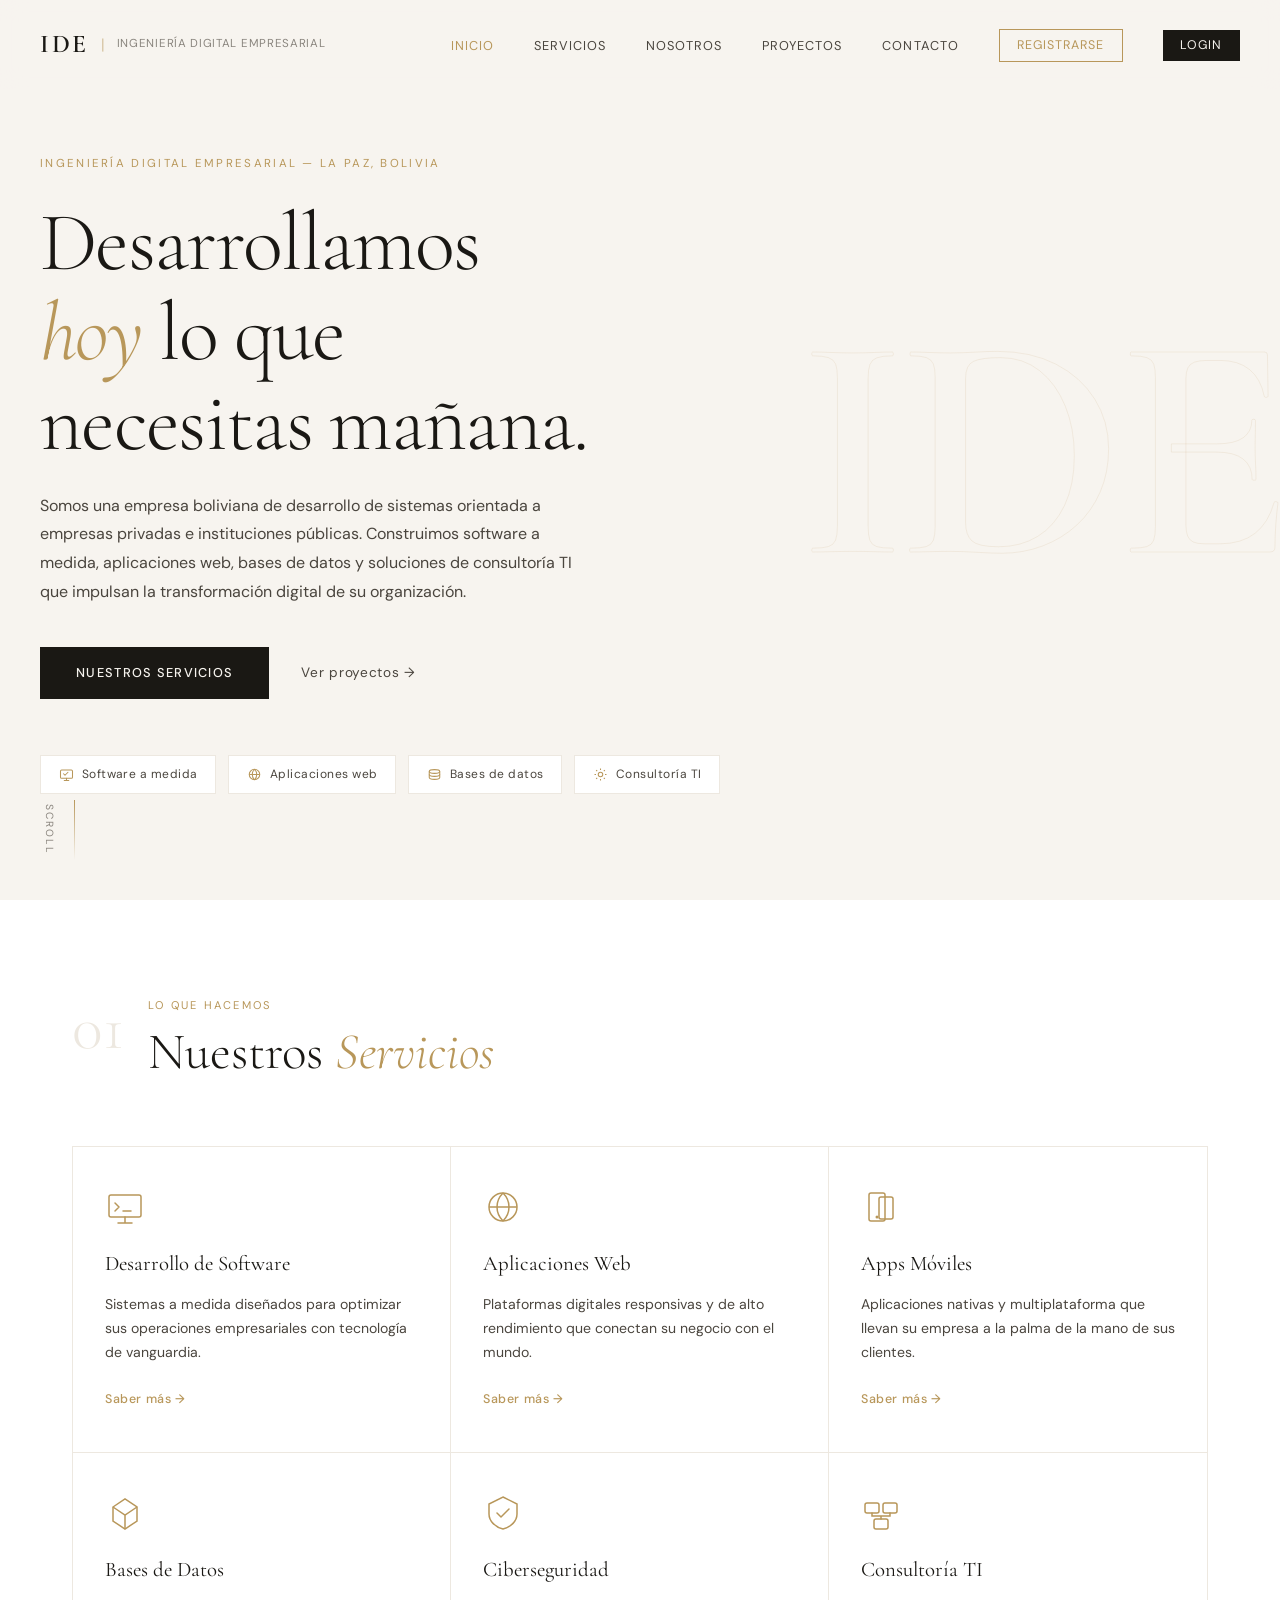
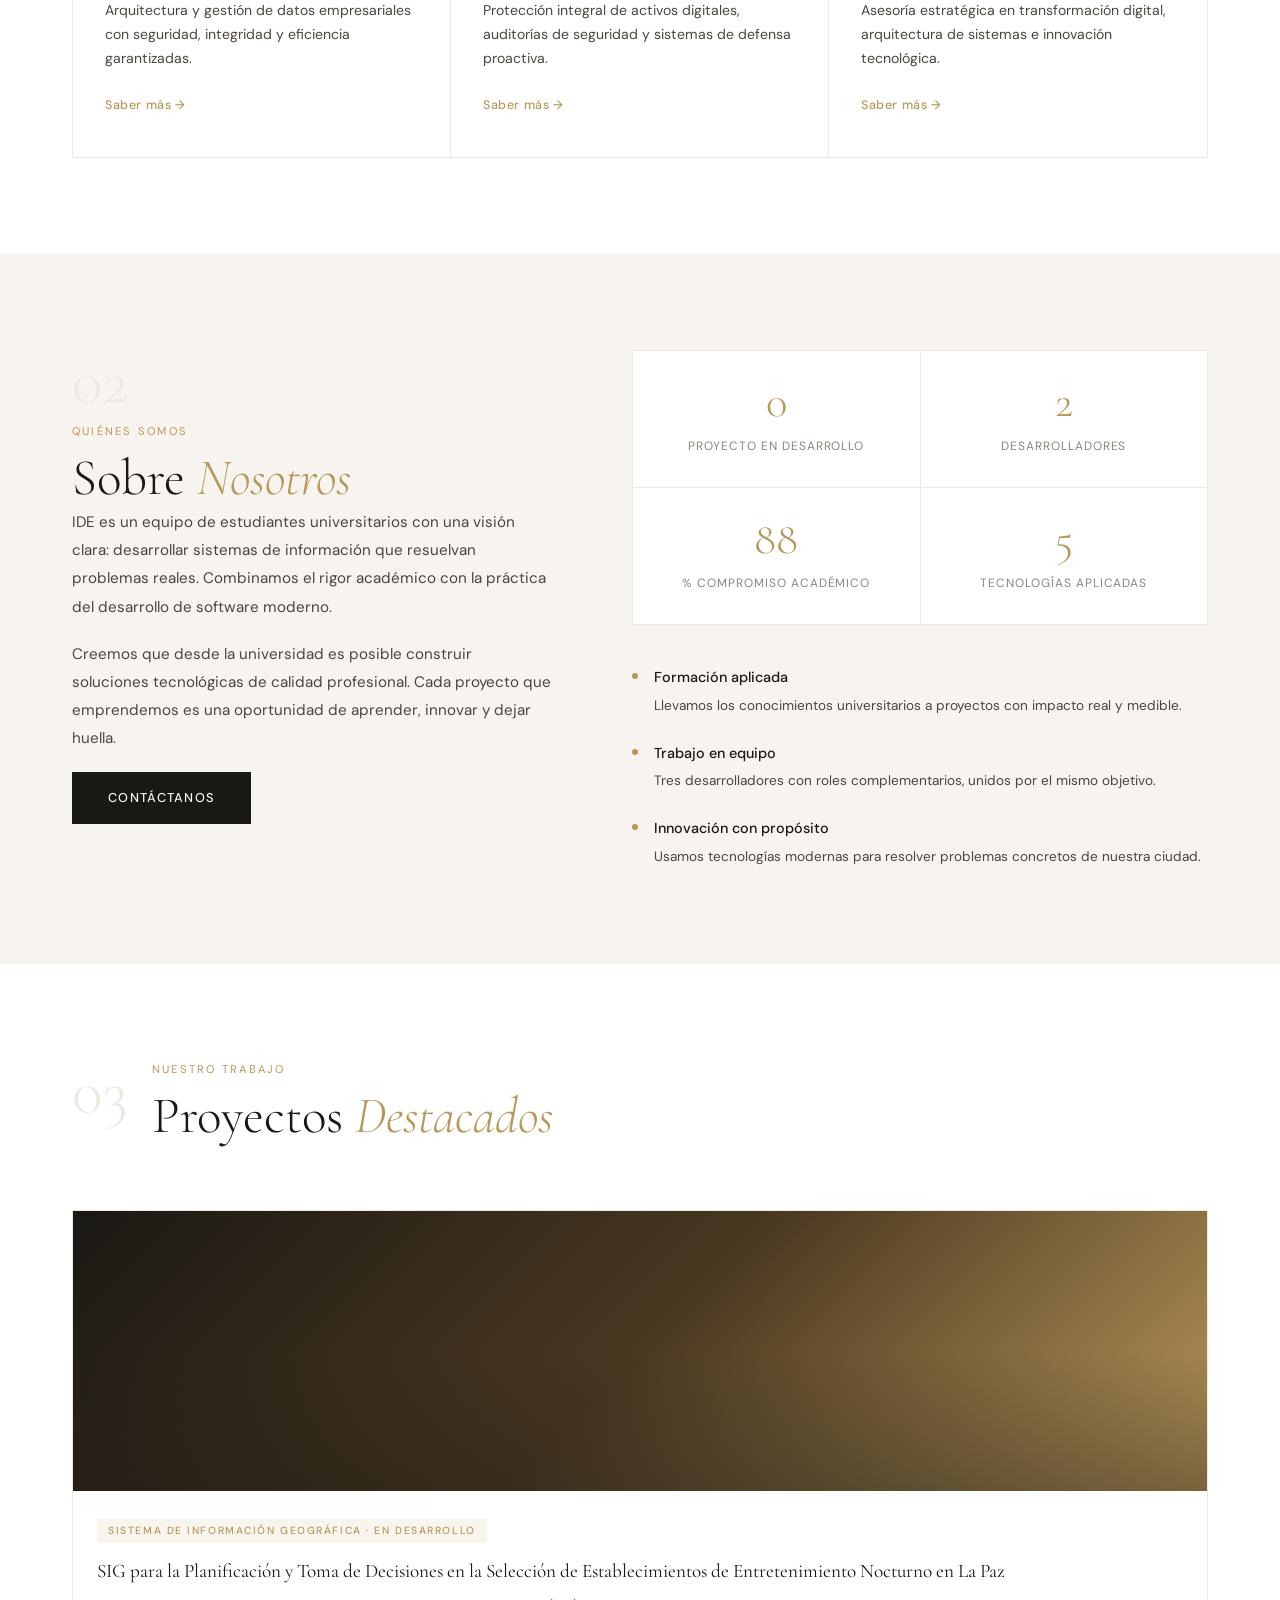
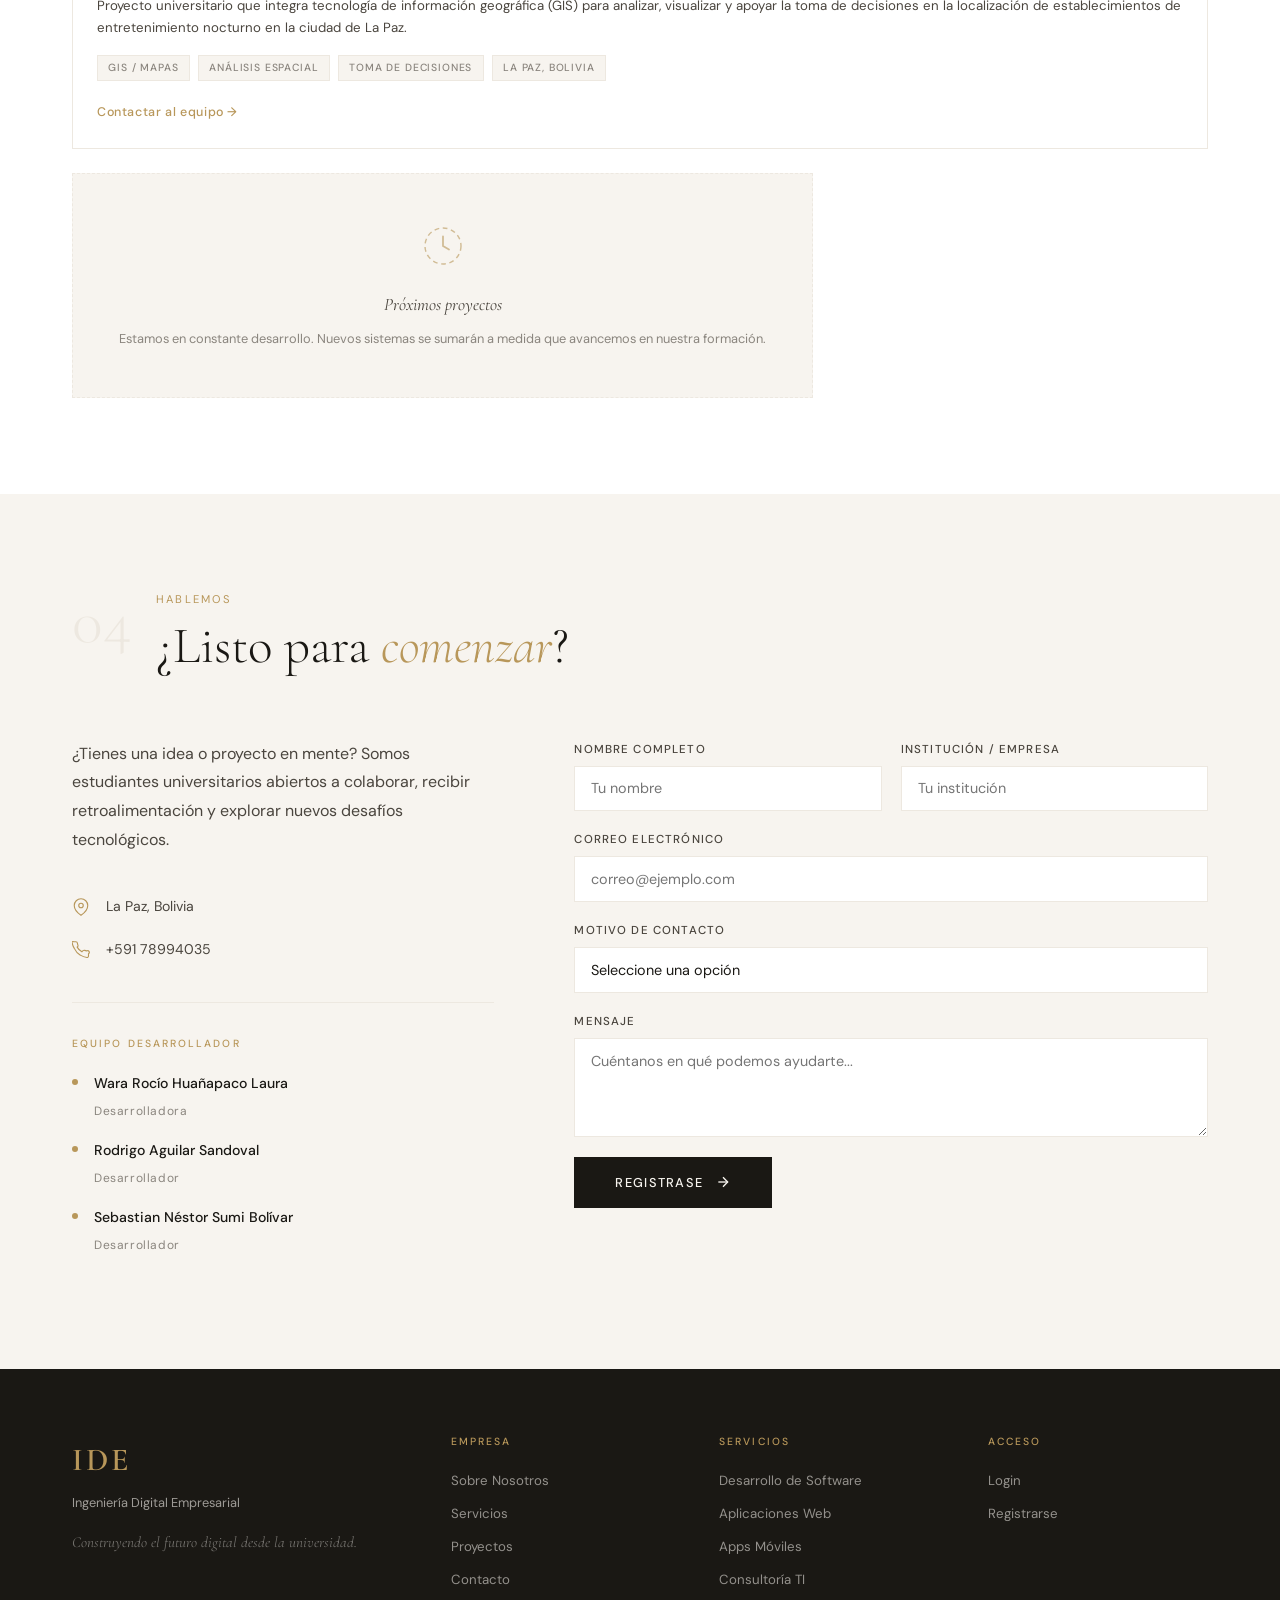
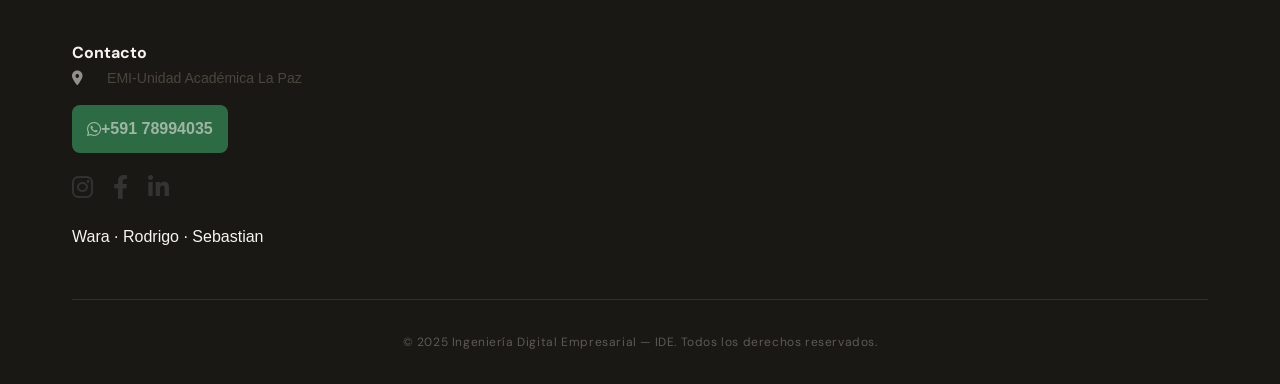
<file: index.html>
<!DOCTYPE html>
<html lang="es">
<head>
  <meta charset="UTF-8" />
  <meta name="viewport" content="width=device-width, initial-scale=1.0"/>
  <title>IDE — Ingeniería Digital Empresarial</title>
  <link rel="stylesheet" href="css/styles.css" />
  <link rel="preconnect" href="https://fonts.googleapis.com">
  <link rel="preconnect" href="https://fonts.gstatic.com" crossorigin>
  <link href="https://fonts.googleapis.com/css2?family=Cormorant+Garamond:ital,wght@0,300;0,400;0,600;1,300;1,400&family=DM+Sans:wght@300;400;500&display=swap" rel="stylesheet">
  <link rel="stylesheet" href="https://cdnjs.cloudflare.com/ajax/libs/font-awesome/6.0.0/css/all.min.css">
</head>
<body>

  <!-- MODAL DE NOTIFICACIÓN -->
  <div class="modal-overlay" id="modalOverlay">
    <div class="modal-box">
      <div class="modal-icon" id="modalIcon">✓</div>
      <h3 class="modal-title" id="modalTitle">¡Éxito!</h3>
      <p class="modal-msg" id="modalMsg">Operación completada.</p>
      <button class="modal-btn" id="modalBtn">Aceptar</button>
    </div>
  </div>

  <!-- NAVEGACIÓN -->
  <nav class="navbar" id="navbar">
    <div class="nav-logo">
      <span class="logo-acronym">IDE</span>
      <span class="logo-divider">|</span>
      <span class="logo-full">Ingeniería Digital Empresarial</span>
    </div>
    <ul class="nav-links">
      <li><a href="#inicio">Inicio</a></li>
      <li><a href="#servicios">Servicios</a></li>
      <li><a href="#nosotros">Nosotros</a></li>
      <li><a href="#proyectos">Proyectos</a></li>
      <li><a href="#contacto">Contacto</a></li>
      <li><a href="registro.html" class="nav-register">Registrarse</a></li>
      <li><a href="login.html" class="nav-login">Login</a></li>
    </ul>
    <button class="hamburger" id="hamburger" aria-label="Menú">
      <span></span><span></span><span></span>
    </button>
  </nav>

  <div class="mobile-menu" id="mobileMenu">
    <ul>
      <li><a href="#inicio" class="mobile-link">Inicio</a></li>
      <li><a href="#servicios" class="mobile-link">Servicios</a></li>
      <li><a href="#nosotros" class="mobile-link">Nosotros</a></li>
      <li><a href="#proyectos" class="mobile-link">Proyectos</a></li>
      <li><a href="#contacto" class="mobile-link">Contacto</a></li>
      <li><a href="registro.html" class="mobile-link mobile-register">Registrarse</a></li>
      <li><a href="login.html" class="mobile-link mobile-login">Login</a></li>
    </ul>
  </div>

  <section class="hero" id="inicio">
    <div class="hero-bg-text">IDE</div>
    <div class="hero-content">
      <p class="hero-eyebrow reveal">Ingeniería Digital Empresarial — La Paz, Bolivia</p>
      <h1 class="hero-title reveal">
        Desarrollamos<br/>
        <em>hoy</em> lo que<br/>
        necesitas mañana.
      </h1>
      <p class="hero-subtitle reveal">
        Somos una empresa boliviana de desarrollo de sistemas orientada a empresas privadas e instituciones públicas. Construimos software a medida, aplicaciones web, bases de datos y soluciones de consultoría TI que impulsan la transformación digital de su organización.
      </p>
      <div class="hero-actions reveal">
        <a href="#servicios" class="btn-primary">Nuestros servicios</a>
        <a href="#proyectos" class="btn-ghost">Ver proyectos →</a>
      </div>
    </div>
    <div class="hero-badges reveal">
      <div class="hero-badge">
        <svg viewBox="0 0 20 20" fill="none" stroke="currentColor" stroke-width="1.4">
          <rect x="2" y="4" width="16" height="11" rx="1.5"/>
          <path d="M7 18h6M10 15v3" stroke-linecap="round"/>
          <path d="M6 9l2 2 4-4" stroke-linecap="round" stroke-linejoin="round"/>
        </svg>
        Software a medida
      </div>
      <div class="hero-badge">
        <svg viewBox="0 0 20 20" fill="none" stroke="currentColor" stroke-width="1.4">
          <circle cx="10" cy="10" r="7"/>
          <path d="M3 10h14M10 3c-2 2-3 4.5-3 7s1 5 3 7M10 3c2 2 3 4.5 3 7s-1 5-3 7"/>
        </svg>
        Aplicaciones web
      </div>
      <div class="hero-badge">
        <svg viewBox="0 0 20 20" fill="none" stroke="currentColor" stroke-width="1.4">
          <ellipse cx="10" cy="6" rx="7" ry="2.5"/>
          <path d="M3 6v4c0 1.4 3.1 2.5 7 2.5s7-1.1 7-2.5V6"/>
          <path d="M3 10v4c0 1.4 3.1 2.5 7 2.5s7-1.1 7-2.5v-4"/>
        </svg>
        Bases de datos
      </div>
      <div class="hero-badge">
        <svg viewBox="0 0 20 20" fill="none" stroke="currentColor" stroke-width="1.4">
          <circle cx="10" cy="10" r="3"/>
          <path d="M10 2v2M10 16v2M2 10h2M16 10h2M4.2 4.2l1.4 1.4M14.4 14.4l1.4 1.4M4.2 15.8l1.4-1.4M14.4 5.6l1.4-1.4"/>
        </svg>
        Consultoría TI
      </div>
    </div>
    <div class="hero-scroll">
      <span>Scroll</span>
      <div class="scroll-line"></div>
    </div>
  </section>

  <section class="services" id="servicios">
    <div class="container">
      <div class="section-header">
        <span class="section-number">01</span>
        <div>
          <p class="section-label">Lo que hacemos</p>
          <h2 class="section-title">Nuestros <em>Servicios</em></h2>
        </div>
      </div>
      <div class="services-grid">
        <div class="service-card reveal-card">
          <div class="service-icon">
            <svg viewBox="0 0 40 40" fill="none"><rect x="4" y="8" width="32" height="22" rx="2" stroke="currentColor" stroke-width="1.5"/><path d="M13 36h14M20 30v6" stroke="currentColor" stroke-width="1.5" stroke-linecap="round"/><path d="M10 16l4 4-4 4M18 24h8" stroke="currentColor" stroke-width="1.5" stroke-linecap="round" stroke-linejoin="round"/></svg>
          </div>
          <h3>Desarrollo de Software</h3>
          <p>Sistemas a medida diseñados para optimizar sus operaciones empresariales con tecnología de vanguardia.</p>
          <a href="#contacto" class="service-link">Saber más →</a>
        </div>
        <div class="service-card reveal-card">
          <div class="service-icon">
            <svg viewBox="0 0 40 40" fill="none"><circle cx="20" cy="20" r="14" stroke="currentColor" stroke-width="1.5"/><path d="M6 20h28M20 6c-4 4-6 9-6 14s2 10 6 14M20 6c4 4 6 9 6 14s-2 10-6 14" stroke="currentColor" stroke-width="1.5"/></svg>
          </div>
          <h3>Aplicaciones Web</h3>
          <p>Plataformas digitales responsivas y de alto rendimiento que conectan su negocio con el mundo.</p>
          <a href="#contacto" class="service-link">Saber más →</a>
        </div>
        <div class="service-card reveal-card">
          <div class="service-icon">
            <svg viewBox="0 0 40 40" fill="none"><rect x="8" y="6" width="16" height="28" rx="2" stroke="currentColor" stroke-width="1.5"/><rect x="18" y="10" width="14" height="22" rx="2" stroke="currentColor" stroke-width="1.5"/><circle cx="16" cy="30" r="1.5" fill="currentColor"/></svg>
          </div>
          <h3>Apps Móviles</h3>
          <p>Aplicaciones nativas y multiplataforma que llevan su empresa a la palma de la mano de sus clientes.</p>
          <a href="#contacto" class="service-link">Saber más →</a>
        </div>
        <div class="service-card reveal-card">
          <div class="service-icon">
            <svg viewBox="0 0 40 40" fill="none"><path d="M8 14l12-8 12 8v14l-12 8-12-8V14z" stroke="currentColor" stroke-width="1.5"/><path d="M8 14l12 8 12-8M20 22v14" stroke="currentColor" stroke-width="1.5"/></svg>
          </div>
          <h3>Bases de Datos</h3>
          <p>Arquitectura y gestión de datos empresariales con seguridad, integridad y eficiencia garantizadas.</p>
          <a href="#contacto" class="service-link">Saber más →</a>
        </div>
        <div class="service-card reveal-card">
          <div class="service-icon">
            <svg viewBox="0 0 40 40" fill="none"><path d="M20 4l14 7v10c0 7-6 13-14 15C12 34 6 28 6 21V11L20 4z" stroke="currentColor" stroke-width="1.5"/><path d="M14 20l4 4 8-8" stroke="currentColor" stroke-width="1.5" stroke-linecap="round" stroke-linejoin="round"/></svg>
          </div>
          <h3>Ciberseguridad</h3>
          <p>Protección integral de activos digitales, auditorías de seguridad y sistemas de defensa proactiva.</p>
          <a href="#contacto" class="service-link">Saber más →</a>
        </div>
        <div class="service-card reveal-card">
          <div class="service-icon">
            <svg viewBox="0 0 40 40" fill="none"><rect x="4" y="10" width="14" height="10" rx="2" stroke="currentColor" stroke-width="1.5"/><rect x="22" y="10" width="14" height="10" rx="2" stroke="currentColor" stroke-width="1.5"/><rect x="13" y="26" width="14" height="10" rx="2" stroke="currentColor" stroke-width="1.5"/><path d="M11 20v3h18v-3M20 23v3" stroke="currentColor" stroke-width="1.5" stroke-linecap="round"/></svg>
          </div>
          <h3>Consultoría TI</h3>
          <p>Asesoría estratégica en transformación digital, arquitectura de sistemas e innovación tecnológica.</p>
          <a href="#contacto" class="service-link">Saber más →</a>
        </div>
      </div>
    </div>
  </section>

  <section class="about" id="nosotros">
    <div class="container">
      <div class="about-grid">
        <div class="about-left">
          <span class="section-number">02</span>
          <p class="section-label">Quiénes somos</p>
          <h2 class="section-title">Sobre <em>Nosotros</em></h2>
          <p class="about-desc">IDE es un equipo de estudiantes universitarios con una visión clara: desarrollar sistemas de información que resuelvan problemas reales. Combinamos el rigor académico con la práctica del desarrollo de software moderno.</p>
          <p class="about-desc">Creemos que desde la universidad es posible construir soluciones tecnológicas de calidad profesional. Cada proyecto que emprendemos es una oportunidad de aprender, innovar y dejar huella.</p>
          <a href="#contacto" class="btn-primary">Contáctanos</a>
        </div>
        <div class="about-right">
          <div class="stats-grid">
            <div class="stat-item reveal-card"><span class="stat-number">1</span><span class="stat-label">Proyecto en desarrollo</span></div>
            <div class="stat-item reveal-card"><span class="stat-number">3</span><span class="stat-label">Desarrolladores</span></div>
            <div class="stat-item reveal-card"><span class="stat-number">100</span><span class="stat-label">% Compromiso académico</span></div>
            <div class="stat-item reveal-card"><span class="stat-number">6</span><span class="stat-label">Tecnologías aplicadas</span></div>
          </div>
          <div class="values-list">
            <div class="value-item"><span class="value-dot"></span><div><strong>Formación aplicada</strong><p>Llevamos los conocimientos universitarios a proyectos con impacto real y medible.</p></div></div>
            <div class="value-item"><span class="value-dot"></span><div><strong>Trabajo en equipo</strong><p>Tres desarrolladores con roles complementarios, unidos por el mismo objetivo.</p></div></div>
            <div class="value-item"><span class="value-dot"></span><div><strong>Innovación con propósito</strong><p>Usamos tecnologías modernas para resolver problemas concretos de nuestra ciudad.</p></div></div>
          </div>
        </div>
      </div>
    </div>
  </section>

  <section class="portfolio" id="proyectos">
    <div class="container">
      <div class="section-header">
        <span class="section-number">03</span>
        <div>
          <p class="section-label">Nuestro trabajo</p>
          <h2 class="section-title">Proyectos <em>Destacados</em></h2>
        </div>
      </div>
      <div class="portfolio-grid portfolio-single">
        <div class="portfolio-item large reveal-card">
          <div class="portfolio-img portfolio-img-1"></div>
          <div class="portfolio-info">
            <span class="portfolio-tag">Sistema de Información Geográfica · En Desarrollo</span>
            <h3>SIG para la Planificación y Toma de Decisiones en la Selección de Establecimientos de Entretenimiento Nocturno en La Paz</h3>
            <p>Proyecto universitario que integra tecnología de información geográfica (GIS) para analizar, visualizar y apoyar la toma de decisiones en la localización de establecimientos de entretenimiento nocturno en la ciudad de La Paz.</p>
            <div class="portfolio-badges">
              <span class="portfolio-badge">GIS / Mapas</span>
              <span class="portfolio-badge">Análisis espacial</span>
              <span class="portfolio-badge">Toma de decisiones</span>
              <span class="portfolio-badge">La Paz, Bolivia</span>
            </div>
            <a href="#contacto" class="portfolio-link">Contactar al equipo →</a>
          </div>
        </div>
        <div class="portfolio-coming reveal-card">
          <div class="coming-icon">
            <svg viewBox="0 0 40 40" fill="none"><circle cx="20" cy="20" r="15" stroke="currentColor" stroke-width="1.2" stroke-dasharray="4 3"/><path d="M20 12v8l5 3" stroke="currentColor" stroke-width="1.5" stroke-linecap="round"/></svg>
          </div>
          <p class="coming-label">Próximos proyectos</p>
          <p class="coming-desc">Estamos en constante desarrollo. Nuevos sistemas se sumarán a medida que avancemos en nuestra formación.</p>
        </div>
      </div>
    </div>
  </section>

  <section class="contact" id="contacto">
    <div class="container">
      <div class="section-header">
        <span class="section-number">04</span>
        <div>
          <p class="section-label">Hablemos</p>
          <h2 class="section-title">¿Listo para <em>comenzar</em>?</h2>
        </div>
      </div>
      <div class="contact-grid">
        <div class="contact-info">
          <p class="contact-intro">¿Tienes una idea o proyecto en mente? Somos estudiantes universitarios abiertos a colaborar, recibir retroalimentación y explorar nuevos desafíos tecnológicos.</p>
          <div class="contact-details">
            <div class="contact-item">
              <svg viewBox="0 0 24 24" fill="none" stroke="currentColor" stroke-width="1.5"><path d="M21 10c0 7-9 13-9 13s-9-6-9-13a9 9 0 0118 0z"/><circle cx="12" cy="10" r="3"/></svg>
              <span>La Paz, Bolivia</span>
            </div>
            <div class="contact-item">
              <svg viewBox="0 0 24 24" fill="none" stroke="currentColor" stroke-width="1.5"><path d="M22 16.92v3a2 2 0 01-2.18 2 19.79 19.79 0 01-8.63-3.07A19.5 19.5 0 013.07 9.81a19.79 19.79 0 01-3.07-8.68A2 2 0 012.18 1h3a2 2 0 012 1.72c.127.96.361 1.903.7 2.81a2 2 0 01-.45 2.11L6.91 8.16a16 16 0 006.29 6.29l1.52-1.52a2 2 0 012.11-.45c.907.339 1.85.573 2.81.7A2 2 0 0122 16.92z"/></svg>
              <span>+591 78994035</span>
            </div>
          </div>
          <div class="team-list">
            <p class="team-title">Equipo desarrollador</p>
            <div class="team-member"><span class="team-dot"></span><div><strong>Wara Rocío Huañapaco Laura</strong><span>Desarrolladora</span></div></div>
            <div class="team-member"><span class="team-dot"></span><div><strong>Rodrigo Aguilar Sandoval</strong><span>Desarrollador</span></div></div>
            <div class="team-member"><span class="team-dot"></span><div><strong>Sebastian Néstor Sumi Bolívar</strong><span>Desarrollador</span></div></div>
          </div>
        </div>

        <form class="contact-form" id="contactForm" action="https://formspree.io/f/xaqlwlye" method="POST">
          <div class="form-row">
            <div class="form-group"><label for="nombre">Nombre completo</label><input type="text" id="nombre" name="nombre" placeholder="Tu nombre" required/></div>
            <div class="form-group"><label for="empresa">Institución / Empresa</label><input type="text" id="empresa" name="empresa" placeholder="Tu institución"/></div>
          </div>
          <div class="form-group"><label for="email">Correo electrónico</label><input type="email" id="email" name="email" placeholder="correo@ejemplo.com" required/></div>
          <div class="form-group">
            <label for="servicio">Motivo de contacto</label>
            <select id="servicio" name="servicio">
              <option value="">Seleccione una opción</option>
              <option>Consulta sobre el proyecto SIG</option>
              <option>Propuesta de colaboración</option>
              <option>Desarrollo de software</option>
              <option>Otro</option>
            </select>
          </div>
          <div class="form-group"><label for="mensaje">Mensaje</label><textarea id="mensaje" name="mensaje" rows="4" placeholder="Cuéntanos en qué podemos ayudarte..."></textarea></div>
          <button type="submit" class="btn-submit">
            <span>Registrase</span>
            <svg viewBox="0 0 24 24" fill="none" stroke="currentColor" stroke-width="2">
              <line x1="5" y1="12" x2="19" y2="12"/>
              <polyline points="12 5 19 12 12 19"/>
            </svg>
          </button>
          <div class="form-success" id="formSuccess" style="display: none;">
            ✓ Mensaje enviado. Nos pondremos en contacto pronto.
          </div>
        </form>
      </div>
    </div>
  </section>

  <footer class="footer">
    <div class="container">
      <div class="footer-top">
        <div class="footer-brand">
          <span class="logo-acronym">IDE</span>
          <p>Ingeniería Digital Empresarial</p>
          <p class="footer-tagline">Construyendo el futuro digital desde la universidad.</p>
        </div>
        <div class="footer-links-group">
          <h4>Empresa</h4>
          <ul>
            <li><a href="#nosotros">Sobre Nosotros</a></li>
            <li><a href="#servicios">Servicios</a></li>
            <li><a href="#proyectos">Proyectos</a></li>
            <li><a href="#contacto">Contacto</a></li>
          </ul>
        </div>
        <div class="footer-links-group">
          <h4>Servicios</h4>
          <ul>
            <li><a href="#servicios">Desarrollo de Software</a></li>
            <li><a href="#servicios">Aplicaciones Web</a></li>
            <li><a href="#servicios">Apps Móviles</a></li>
            <li><a href="#servicios">Consultoría TI</a></li>
          </ul>
        </div>
        <div class="footer-links-group">
<h4>Acceso</h4>
          <ul>
            <li><a href="login.html">Login</a></li>
            <li><a href="registro.html">Registrarse</a></li>
          </ul>
        </div>
        <div>
          <h4>Contacto</h4>
          <div class="social-container">
            <div class="contact-item">
              <i class="fas fa-map-marker-alt"></i>
              <span>
                <a href="https://www.google.com/maps/search/?api=1&query=EMI+Irpavi+La+Paz+Bolivia" target="_blank" style="text-decoration: none; color: inherit;">
                  EMI-Unidad Académica La Paz
                </a>
              </span>
            </div>
            <a href="https://wa.me/59178994035" target="_blank" class="social-button whatsapp">
              <i class="fab fa-whatsapp"></i>
              <span>+591 78994035</span>
            </a>
            <div class="social-icons">
              <a href="TU_LINK_INSTAGRAM" target="_blank" title="Instagram"><i class="fab fa-instagram"></i></a>
              <a href="TU_LINK_FACEBOOK" target="_blank" title="Facebook"><i class="fab fa-facebook-f"></i></a>
              <a href="TU_LINK_LINKEDIN" target="_blank" title="LinkedIn"><i class="fab fa-linkedin-in"></i></a>
            </div>
            <a>Wara · Rodrigo · Sebastian</a>
          </div>
        </div>
      </div>
      <div class="footer-bottom">
        <p>© 2025 Ingeniería Digital Empresarial — IDE. Todos los derechos reservados.</p>
      </div>
    </div>
  </footer>

  <script src="js/main.js"></script>
  <script>
    const form = document.getElementById("contactForm");
    const successMessage = document.getElementById("formSuccess");

    async function handleSubmit(event) {
      event.preventDefault();
      const data = new FormData(event.target);
      
      const response = await fetch(event.target.action, {
        method: form.method,
        body: data,
        headers: {
          'Accept': 'application/json'
        }
      });

      if (response.ok) {
        successMessage.style.display = "block";
        form.reset();
      } else {
        alert("Huy, hubo un problema al enviar. Inténtalo de nuevo.");
      }
    }

    form.addEventListener("submit", handleSubmit);

    const hamburger = document.getElementById('hamburger');
    const mobileMenu = document.getElementById('mobileMenu');
    
    hamburger.addEventListener('click', () => {
      mobileMenu.classList.toggle('active');
    });
  </script>
</body>
</html>
</file>
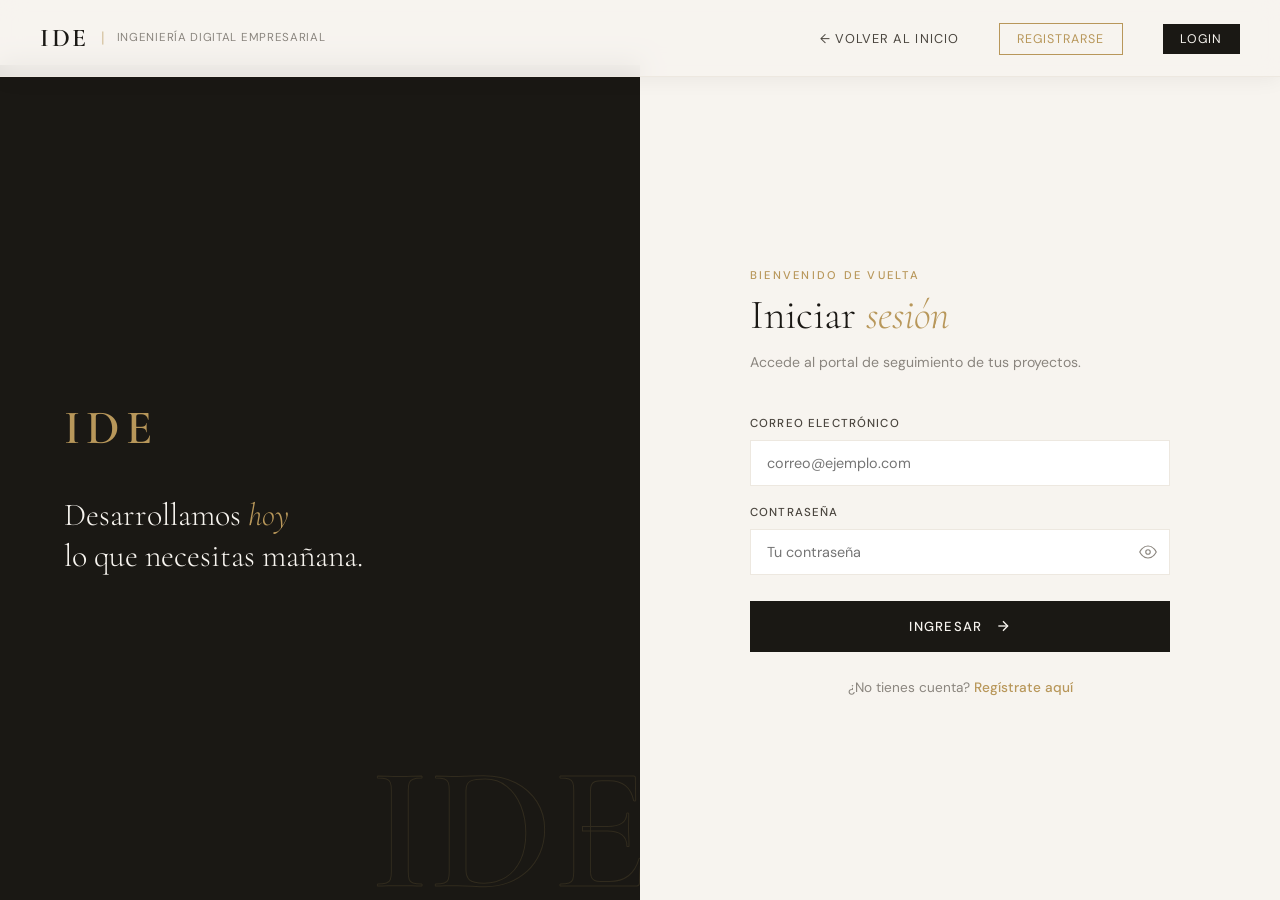
<file: login.html>
<!DOCTYPE html>
<html lang="es">
<head>
  <meta charset="UTF-8" />
  <meta name="viewport" content="width=device-width, initial-scale=1.0"/>
  <title>Login — IDE</title>
  <link rel="stylesheet" href="css/styles.css" />
  <link rel="stylesheet" href="css/auth.css" />
  <link rel="preconnect" href="https://fonts.googleapis.com">
  <link rel="preconnect" href="https://fonts.gstatic.com" crossorigin>
  <link href="https://fonts.googleapis.com/css2?family=Cormorant+Garamond:ital,wght@0,300;0,400;0,600;1,300;1,400&family=DM+Sans:wght@300;400;500&display=swap" rel="stylesheet">
</head>
<body class="auth-page">

  <!-- MODAL -->
  <div class="modal-overlay" id="modalOverlay">
    <div class="modal-box">
      <div class="modal-icon" id="modalIcon">✓</div>
      <h3 class="modal-title" id="modalTitle">¡Éxito!</h3>
      <p class="modal-msg" id="modalMsg">Operación completada.</p>
      <button class="modal-btn" id="modalBtn">Aceptar</button>
    </div>
  </div>

  <!-- NAVBAR -->
  <nav class="navbar scrolled" id="navbar">
    <a href="index.html" class="nav-logo">
      <span class="logo-acronym">IDE</span>
      <span class="logo-divider">|</span>
      <span class="logo-full">Ingeniería Digital Empresarial</span>
    </a>
    <ul class="nav-links">
      <li><a href="index.html">← Volver al inicio</a></li>
      <li><a href="registro.html" class="nav-register">Registrarse</a></li>
      <li><a href="login.html" class="nav-login">Login</a></li>
    </ul>
  </nav>

  <!-- CONTENIDO -->
  <main class="auth-main">
    <div class="auth-left">
      <div class="auth-brand">
        <span class="auth-acronym">IDE</span>
        <p class="auth-tagline">Desarrollamos <em>hoy</em><br/>lo que necesitas mañana.</p>
      </div>
      <div class="auth-deco">IDE</div>
    </div>

    <div class="auth-right">
      <div class="auth-card">
        <div class="auth-header">
          <p class="auth-label">Bienvenido de vuelta</p>
          <h1 class="auth-title">Iniciar <em>sesión</em></h1>
          <p class="auth-sub">Accede al portal de seguimiento de tus proyectos.</p>
        </div>

        <form class="auth-form" id="loginForm">
          <div class="form-group">
            <label for="email">Correo electrónico</label>
            <input type="email" id="email" name="email" placeholder="correo@ejemplo.com" required/>
          </div>
          <div class="form-group">
            <label for="password">Contraseña</label>
            <div class="input-password">
              <input type="password" id="password" name="password" placeholder="Tu contraseña" required/>
              <button type="button" class="toggle-pass" id="togglePass">
                <svg viewBox="0 0 24 24" fill="none" stroke="currentColor" stroke-width="1.5">
                  <path d="M1 12s4-8 11-8 11 8 11 8-4 8-11 8-11-8-11-8z"/>
                  <circle cx="12" cy="12" r="3"/>
                </svg>
              </button>
            </div>
          </div>

          <button type="submit" class="btn-auth">
            <span>Ingresar</span>
            <svg viewBox="0 0 24 24" fill="none" stroke="currentColor" stroke-width="2">
              <line x1="5" y1="12" x2="19" y2="12"/>
              <polyline points="12 5 19 12 12 19"/>
            </svg>
          </button>
          <div class="auth-error" id="authError"></div>
        </form>

        <p class="auth-switch">¿No tienes cuenta? <a href="registro.html">Regístrate aquí</a></p>
      </div>
    </div>
  </main>

  <script src="js/auth.js"></script>
</body>
</html>
</file>
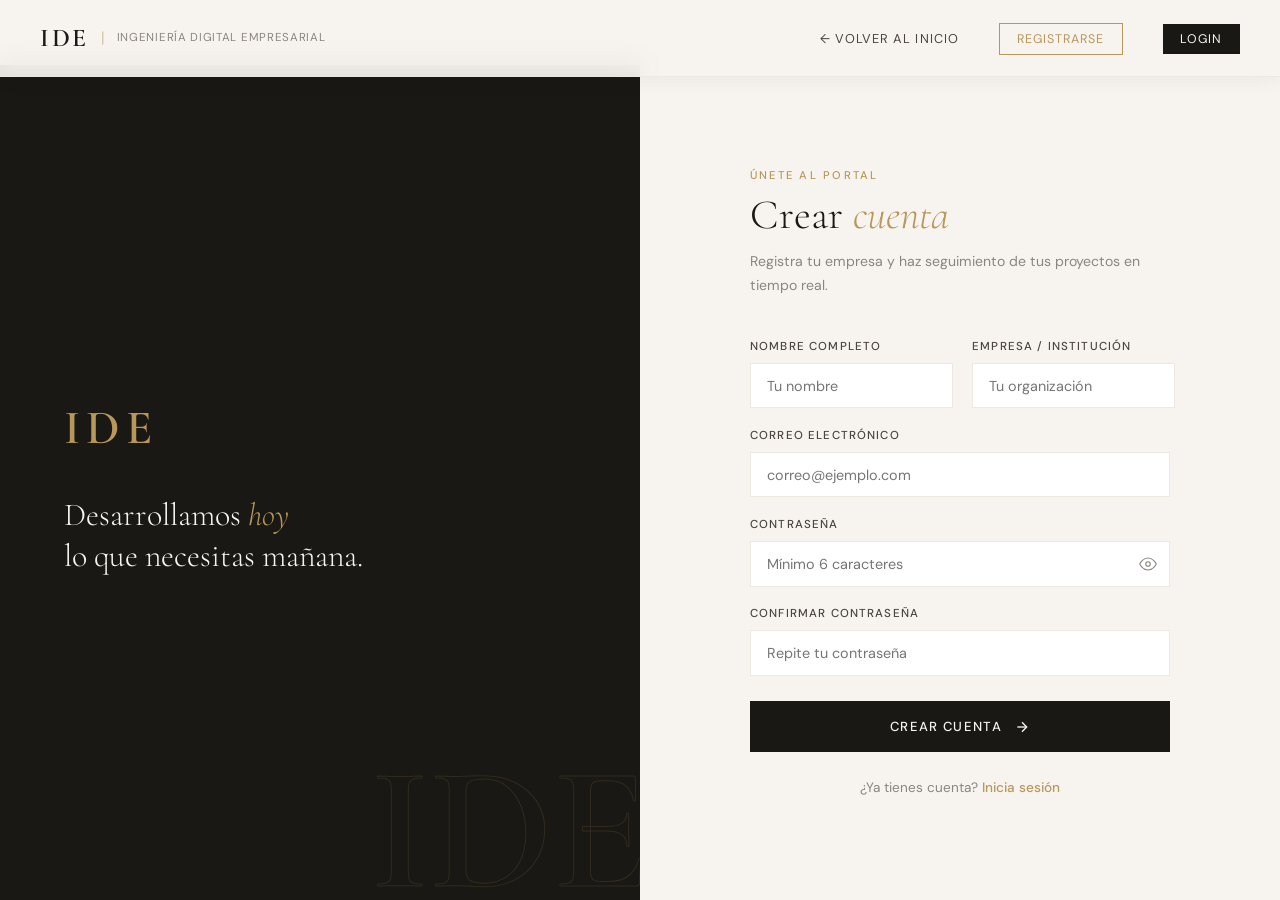
<file: registro.html>
<!DOCTYPE html>
<html lang="es">
<head>
  <meta charset="UTF-8" />
  <meta name="viewport" content="width=device-width, initial-scale=1.0"/>
  <title>Registrarse — IDE</title>
  <link rel="stylesheet" href="css/styles.css" />
  <link rel="stylesheet" href="css/auth.css" />
  <link rel="preconnect" href="https://fonts.googleapis.com">
  <link rel="preconnect" href="https://fonts.gstatic.com" crossorigin>
  <link href="https://fonts.googleapis.com/css2?family=Cormorant+Garamond:ital,wght@0,300;0,400;0,600;1,300;1,400&family=DM+Sans:wght@300;400;500&display=swap" rel="stylesheet">
</head>
<body class="auth-page">

  <!-- MODAL -->
  <div class="modal-overlay" id="modalOverlay">
    <div class="modal-box">
      <div class="modal-icon" id="modalIcon">✓</div>
      <h3 class="modal-title" id="modalTitle">¡Éxito!</h3>
      <p class="modal-msg" id="modalMsg">Operación completada.</p>
      <button class="modal-btn" id="modalBtn">Aceptar</button>
    </div>
  </div>

  <!-- NAVBAR -->
  <nav class="navbar scrolled" id="navbar">
    <a href="index.html" class="nav-logo">
      <span class="logo-acronym">IDE</span>
      <span class="logo-divider">|</span>
      <span class="logo-full">Ingeniería Digital Empresarial</span>
    </a>
    <ul class="nav-links">
      <li><a href="index.html">← Volver al inicio</a></li>
      <li><a href="registro.html" class="nav-register">Registrarse</a></li>
      <li><a href="login.html" class="nav-login">Login</a></li>
    </ul>
  </nav>

  <!-- CONTENIDO -->
  <main class="auth-main">
    <div class="auth-left">
      <div class="auth-brand">
        <span class="auth-acronym">IDE</span>
        <p class="auth-tagline">Desarrollamos <em>hoy</em><br/>lo que necesitas mañana.</p>
      </div>
      <div class="auth-deco">IDE</div>
    </div>

    <div class="auth-right">
      <div class="auth-card">
        <div class="auth-header">
          <p class="auth-label">Únete al portal</p>
          <h1 class="auth-title">Crear <em>cuenta</em></h1>
          <p class="auth-sub">Registra tu empresa y haz seguimiento de tus proyectos en tiempo real.</p>
        </div>

        <form class="auth-form" id="registroForm">
          <div class="form-row">
            <div class="form-group">
              <label for="nombre">Nombre completo</label>
              <input type="text" id="nombre" name="nombre" placeholder="Tu nombre" required/>
            </div>
            <div class="form-group">
              <label for="empresa">Empresa / Institución</label>
              <input type="text" id="empresa" name="empresa" placeholder="Tu organización"/>
            </div>
          </div>
          <div class="form-group">
            <label for="email">Correo electrónico</label>
            <input type="email" id="email" name="email" placeholder="correo@ejemplo.com" required/>
          </div>
          <div class="form-group">
            <label for="password">Contraseña</label>
            <div class="input-password">
              <input type="password" id="password" name="password" placeholder="Mínimo 6 caracteres" required/>
              <button type="button" class="toggle-pass" id="togglePass">
                <svg viewBox="0 0 24 24" fill="none" stroke="currentColor" stroke-width="1.5">
                  <path d="M1 12s4-8 11-8 11 8 11 8-4 8-11 8-11-8-11-8z"/>
                  <circle cx="12" cy="12" r="3"/>
                </svg>
              </button>
            </div>
          </div>
          <div class="form-group">
            <label for="password2">Confirmar contraseña</label>
            <input type="password" id="password2" name="password2" placeholder="Repite tu contraseña" required/>
          </div>

          <button type="submit" class="btn-auth">
            <span>Crear cuenta</span>
            <svg viewBox="0 0 24 24" fill="none" stroke="currentColor" stroke-width="2">
              <line x1="5" y1="12" x2="19" y2="12"/>
              <polyline points="12 5 19 12 12 19"/>
            </svg>
          </button>
          <div class="auth-error" id="authError"></div>
        </form>

        <p class="auth-switch">¿Ya tienes cuenta? <a href="login.html">Inicia sesión</a></p>
      </div>
    </div>
  </main>

  <script src="js/auth.js"></script>
</body>
</html>
</file>
<file: css/styles.css>
/* ===================================================
   IDE — Ingeniería Digital Empresarial
   Stylesheet: Minimalista & Elegante
   =================================================== */

/* --- Variables --- */
:root {
  --cream: #F7F4EF;
  --cream-dark: #EDE8E0;
  --ink: #1A1814;
  --ink-light: #4A453E;
  --ink-muted: #8A857E;
  --gold: #B8975A;
  --gold-light: #D4B483;
  --white: #FFFFFF;
  --font-display: 'Cormorant Garamond', Georgia, serif;
  --font-body: 'DM Sans', sans-serif;
  --transition: 0.4s cubic-bezier(0.25, 0.46, 0.45, 0.94);
  --shadow-sm: 0 2px 20px rgba(26,24,20,0.06);
  --shadow-md: 0 8px 40px rgba(26,24,20,0.10);
  --shadow-lg: 0 20px 60px rgba(26,24,20,0.14);
}

/* --- Reset & Base --- */
*, *::before, *::after { box-sizing: border-box; margin: 0; padding: 0; }

html { scroll-behavior: smooth; font-size: 16px; }

body {
  font-family: var(--font-body);
  background-color: var(--cream);
  color: var(--ink);
  line-height: 1.7;
  overflow-x: hidden;
}

a { text-decoration: none; color: inherit; }
ul { list-style: none; }
img { max-width: 100%; display: block; }

::selection { background: var(--gold-light); color: var(--ink); }

/* --- Container --- */
.container {
  max-width: 1200px;
  margin: 0 auto;
  padding: 0 2rem;
}

/* --- Scrollbar --- */
::-webkit-scrollbar { width: 4px; }
::-webkit-scrollbar-track { background: var(--cream); }
::-webkit-scrollbar-thumb { background: var(--gold); }

/* ===================================================
   NAVBAR
   =================================================== */
.navbar {
  position: fixed;
  top: 0;
  left: 0;
  width: 100%;
  z-index: 1000;
  padding: 1.4rem 2.5rem;
  display: flex;
  align-items: center;
  justify-content: space-between;
  background: rgba(247,244,239,0.92);
  backdrop-filter: blur(12px);
  -webkit-backdrop-filter: blur(12px);
  border-bottom: 1px solid transparent;
  transition: border-color var(--transition), padding var(--transition), box-shadow var(--transition);
}

.navbar.scrolled {
  border-bottom-color: var(--cream-dark);
  box-shadow: var(--shadow-sm);
  padding: 1rem 2.5rem;
}

.nav-logo {
  display: flex;
  align-items: center;
  gap: 0.75rem;
  font-family: var(--font-body);
}

.logo-acronym {
  font-family: var(--font-display);
  font-size: 1.6rem;
  font-weight: 600;
  letter-spacing: 0.1em;
  color: var(--ink);
}

.logo-divider {
  color: var(--gold);
  font-weight: 300;
  opacity: 0.6;
}

.logo-full {
  font-size: 0.72rem;
  font-weight: 400;
  color: var(--ink-muted);
  letter-spacing: 0.06em;
  text-transform: uppercase;
}

.nav-links {
  display: flex;
  align-items: center;
  gap: 2.5rem;
}

.nav-links a {
  font-size: 0.8rem;
  font-weight: 400;
  letter-spacing: 0.08em;
  text-transform: uppercase;
  color: var(--ink-light);
  transition: color var(--transition);
  position: relative;
}

.nav-links a::after {
  content: '';
  position: absolute;
  bottom: -3px;
  left: 0;
  width: 0;
  height: 1px;
  background: var(--gold);
  transition: width var(--transition);
}

.nav-links a:hover { color: var(--ink); }
.nav-links a:hover::after { width: 100%; }

.nav-cta {
  padding: 0.55rem 1.4rem !important;
  border: 1px solid var(--ink) !important;
  color: var(--ink) !important;
  font-weight: 500 !important;
  transition: background var(--transition), color var(--transition) !important;
}

.nav-cta:hover {
  background: var(--ink) !important;
  color: var(--cream) !important;
}

.nav-cta::after { display: none !important; }

/* Hamburger */
.hamburger {
  display: none;
  flex-direction: column;
  gap: 5px;
  cursor: pointer;
  background: none;
  border: none;
  padding: 4px;
}

.hamburger span {
  display: block;
  width: 24px;
  height: 1.5px;
  background: var(--ink);
  transition: var(--transition);
}

/* Mobile Menu */
.mobile-menu {
  display: none;
  position: fixed;
  top: 0;
  left: 0;
  width: 100%;
  height: 100vh;
  background: var(--cream);
  z-index: 999;
  flex-direction: column;
  align-items: center;
  justify-content: center;
  opacity: 0;
  pointer-events: none;
  transition: opacity var(--transition);
}

.mobile-menu.open {
  opacity: 1;
  pointer-events: all;
}

.mobile-menu ul {
  display: flex;
  flex-direction: column;
  gap: 2rem;
  text-align: center;
}

.mobile-menu a {
  font-family: var(--font-display);
  font-size: 2.5rem;
  font-weight: 300;
  color: var(--ink);
  letter-spacing: 0.02em;
  transition: color var(--transition);
}

.mobile-menu a:hover { color: var(--gold); }

/* ===================================================
   HERO
   =================================================== */
.hero {
  min-height: 100vh;
  display: flex;
  flex-direction: column;
  justify-content: center;
  position: relative;
  overflow: hidden;
  padding: 8rem 2.5rem 5rem;
  background: var(--cream);
}

.hero-bg-text {
  position: absolute;
  right: -0.02em;
  top: 50%;
  transform: translateY(-50%);
  font-family: var(--font-display);
  font-size: clamp(12rem, 25vw, 22rem);
  font-weight: 600;
  color: transparent;
  -webkit-text-stroke: 1px rgba(184,151,90,0.12);
  letter-spacing: -0.02em;
  line-height: 1;
  pointer-events: none;
  user-select: none;
}

.hero-content {
  max-width: 760px;
  position: relative;
  z-index: 1;
}

.hero-eyebrow {
  font-size: 0.72rem;
  font-weight: 400;
  letter-spacing: 0.2em;
  text-transform: uppercase;
  color: var(--gold);
  margin-bottom: 1.5rem;
  opacity: 0;
  transform: translateY(20px);
  animation: fadeUp 0.8s var(--transition) 0.2s forwards;
}

.hero-title {
  font-family: var(--font-display);
  font-size: clamp(3.2rem, 6.5vw, 6rem);
  font-weight: 300;
  line-height: 1.08;
  letter-spacing: -0.02em;
  color: var(--ink);
  margin-bottom: 1.5rem;
  opacity: 0;
  transform: translateY(30px);
  animation: fadeUp 0.9s var(--transition) 0.35s forwards;
}

.hero-title em {
  font-style: italic;
  color: var(--gold);
}

.hero-subtitle {
  font-size: 1rem;
  color: var(--ink-light);
  max-width: 560px;
  line-height: 1.8;
  margin-bottom: 2.5rem;
  opacity: 0;
  transform: translateY(20px);
  animation: fadeUp 0.9s var(--transition) 0.5s forwards;
}

.hero-actions {
  display: flex;
  align-items: center;
  gap: 2rem;
  margin-bottom: 3.5rem;
  opacity: 0;
  transform: translateY(20px);
  animation: fadeUp 0.9s var(--transition) 0.65s forwards;
}

/* Badges de servicios en el hero */
.hero-badges {
  display: flex;
  flex-wrap: wrap;
  gap: 0.75rem;
  position: relative;
  z-index: 1;
  opacity: 0;
  transform: translateY(20px);
  animation: fadeUp 0.9s var(--transition) 0.8s forwards;
}

.hero-badge {
  display: inline-flex;
  align-items: center;
  gap: 0.5rem;
  padding: 0.5rem 1.1rem;
  border: 1px solid var(--cream-dark);
  background: var(--white);
  font-size: 0.75rem;
  font-weight: 400;
  color: var(--ink-light);
  letter-spacing: 0.04em;
  transition: border-color var(--transition), color var(--transition), background var(--transition);
}

.hero-badge svg {
  width: 15px;
  height: 15px;
  color: var(--gold);
  flex-shrink: 0;
}

.hero-badge:hover {
  border-color: var(--gold);
  color: var(--ink);
  background: rgba(184,151,90,0.05);
}

.hero-scroll {
  position: absolute;
  bottom: 2.5rem;
  left: 2.5rem;
  display: flex;
  align-items: center;
  gap: 1rem;
  opacity: 0;
  animation: fadeIn 1s ease 1.2s forwards;
}

.hero-scroll span {
  font-size: 0.65rem;
  letter-spacing: 0.2em;
  text-transform: uppercase;
  color: var(--ink-muted);
  writing-mode: vertical-rl;
}

.scroll-line {
  width: 1px;
  height: 60px;
  background: linear-gradient(to bottom, var(--gold), transparent);
  animation: scrollPulse 2s ease-in-out infinite;
}

@media (max-width: 768px) {
  .hero { padding: 6rem 1.5rem 3rem; }
  .hero-bg-text { font-size: 10rem; opacity: 0.5; }
  .hero-actions { flex-direction: column; align-items: flex-start; gap: 1rem; }
  .hero-scroll { display: none; }
  .hero-badges { gap: 0.5rem; }
  .hero-badge { font-size: 0.7rem; padding: 0.45rem 0.85rem; }
}

/* ===================================================
   BUTTONS
   =================================================== */
.btn-primary {
  display: inline-flex;
  align-items: center;
  padding: 0.9rem 2.2rem;
  background: var(--ink);
  color: var(--cream);
  font-size: 0.8rem;
  font-weight: 500;
  letter-spacing: 0.1em;
  text-transform: uppercase;
  border: 1px solid var(--ink);
  transition: background var(--transition), color var(--transition), border-color var(--transition);
}

.btn-primary:hover {
  background: var(--gold);
  border-color: var(--gold);
  color: var(--cream);
}

.btn-ghost {
  display: inline-flex;
  align-items: center;
  font-size: 0.85rem;
  font-weight: 400;
  color: var(--ink-light);
  letter-spacing: 0.05em;
  transition: color var(--transition);
  gap: 0.3rem;
}

.btn-ghost:hover { color: var(--gold); }

/* ===================================================
   SECTION COMMONS
   =================================================== */
section { padding: 6rem 0; }

.section-header {
  display: flex;
  align-items: flex-start;
  gap: 1.5rem;
  margin-bottom: 4rem;
}

.section-number {
  font-family: var(--font-display);
  font-size: 4rem;
  font-weight: 300;
  color: var(--cream-dark);
  line-height: 1;
  user-select: none;
  flex-shrink: 0;
}

.section-label {
  font-size: 0.7rem;
  font-weight: 400;
  letter-spacing: 0.2em;
  text-transform: uppercase;
  color: var(--gold);
  margin-bottom: 0.5rem;
}

.section-title {
  font-family: var(--font-display);
  font-size: clamp(2.2rem, 4vw, 3.2rem);
  font-weight: 300;
  line-height: 1.15;
  color: var(--ink);
}

.section-title em {
  font-style: italic;
  color: var(--gold);
}

/* ===================================================
   SERVICES
   =================================================== */
.services { background: var(--white); }

.services-grid {
  display: grid;
  grid-template-columns: repeat(3, 1fr);
  gap: 0;
  border: 1px solid var(--cream-dark);
}

.service-card {
  padding: 2.5rem 2rem;
  border-right: 1px solid var(--cream-dark);
  border-bottom: 1px solid var(--cream-dark);
  transition: background var(--transition), transform var(--transition);
  cursor: default;
  position: relative;
  overflow: hidden;
}

.service-card::before {
  content: '';
  position: absolute;
  bottom: 0; left: 0;
  width: 0; height: 2px;
  background: var(--gold);
  transition: width var(--transition);
}

.service-card:hover::before { width: 100%; }
.service-card:hover { background: var(--cream); }
.service-card:nth-child(3n) { border-right: none; }
.service-card:nth-last-child(-n+3) { border-bottom: none; }

.service-icon {
  width: 40px;
  height: 40px;
  color: var(--gold);
  margin-bottom: 1.2rem;
}

.service-card h3 {
  font-family: var(--font-display);
  font-size: 1.3rem;
  font-weight: 400;
  margin-bottom: 0.75rem;
  color: var(--ink);
}

.service-card p {
  font-size: 0.88rem;
  color: var(--ink-light);
  line-height: 1.7;
  margin-bottom: 1.2rem;
}

.service-link {
  font-size: 0.78rem;
  font-weight: 500;
  letter-spacing: 0.05em;
  color: var(--gold);
  transition: letter-spacing var(--transition);
}

.service-link:hover { letter-spacing: 0.1em; }

/* ===================================================
   ABOUT
   =================================================== */
.about { background: var(--cream); }

.about-grid {
  display: grid;
  grid-template-columns: 1fr 1.2fr;
  gap: 5rem;
  align-items: start;
}

.about-left .section-number {
  display: block;
  margin-bottom: 0.5rem;
}

.about-desc {
  font-size: 0.95rem;
  color: var(--ink-light);
  line-height: 1.85;
  margin-bottom: 1.2rem;
}

.stats-grid {
  display: grid;
  grid-template-columns: 1fr 1fr;
  gap: 1px;
  background: var(--cream-dark);
  border: 1px solid var(--cream-dark);
  margin-bottom: 2.5rem;
}

.stat-item {
  background: var(--white);
  padding: 1.8rem;
  text-align: center;
}

.stat-number {
  display: block;
  font-family: var(--font-display);
  font-size: 2.8rem;
  font-weight: 300;
  color: var(--gold);
  line-height: 1;
  margin-bottom: 0.4rem;
}

.stat-label {
  font-size: 0.75rem;
  color: var(--ink-muted);
  text-transform: uppercase;
  letter-spacing: 0.08em;
}

.values-list {
  display: flex;
  flex-direction: column;
  gap: 1.5rem;
}

.value-item {
  display: flex;
  gap: 1rem;
  align-items: flex-start;
}

.value-dot {
  width: 6px;
  height: 6px;
  border-radius: 50%;
  background: var(--gold);
  margin-top: 0.5rem;
  flex-shrink: 0;
}

.value-item strong {
  display: block;
  font-size: 0.9rem;
  font-weight: 500;
  color: var(--ink);
  margin-bottom: 0.25rem;
}

.value-item p {
  font-size: 0.85rem;
  color: var(--ink-light);
}

/* ===================================================
   PORTFOLIO
   =================================================== */
.portfolio { background: var(--white); }

.portfolio-grid {
  display: grid;
  grid-template-columns: repeat(3, 1fr);
  grid-template-rows: auto auto;
  gap: 1.5rem;
}

.portfolio-item {
  border: 1px solid var(--cream-dark);
  overflow: hidden;
  transition: box-shadow var(--transition);
}

.portfolio-item:hover { box-shadow: var(--shadow-md); }

.portfolio-item.large {
  grid-column: span 2;
}

.portfolio-img {
  height: 220px;
  position: relative;
  overflow: hidden;
}

.portfolio-item.large .portfolio-img {
  height: 280px;
}

/* Gradient placeholders for portfolio images */
.portfolio-img-1 { background: linear-gradient(135deg, #1A1814 0%, #4A3820 50%, #B8975A 100%); }
.portfolio-img-2 { background: linear-gradient(135deg, #2A3540 0%, #3A5060 50%, #8AAFCA 100%); }
.portfolio-img-3 { background: linear-gradient(135deg, #2A2820 0%, #5A4A30 50%, #D4B483 100%); }
.portfolio-img-4 { background: linear-gradient(135deg, #1A2520 0%, #2A4535 50%, #6A9E7A 100%); }
.portfolio-img-5 { background: linear-gradient(135deg, #251A1A 0%, #452A2A 50%, #9E6A6A 100%); }

.portfolio-img::after {
  content: '';
  position: absolute;
  inset: 0;
  background: linear-gradient(to bottom, transparent 50%, rgba(26,24,20,0.4) 100%);
}

.portfolio-info {
  padding: 1.5rem;
}

.portfolio-tag {
  font-size: 0.65rem;
  font-weight: 500;
  letter-spacing: 0.15em;
  text-transform: uppercase;
  color: var(--gold);
  background: rgba(184,151,90,0.1);
  padding: 0.2rem 0.7rem;
  display: inline-block;
  margin-bottom: 0.75rem;
}

.portfolio-info h3 {
  font-family: var(--font-display);
  font-size: 1.2rem;
  font-weight: 400;
  color: var(--ink);
  margin-bottom: 0.5rem;
}

.portfolio-info p {
  font-size: 0.83rem;
  color: var(--ink-light);
  line-height: 1.65;
  margin-bottom: 1rem;
}

.portfolio-link {
  font-size: 0.78rem;
  font-weight: 500;
  color: var(--gold);
  letter-spacing: 0.05em;
  transition: letter-spacing var(--transition);
}

.portfolio-link:hover { letter-spacing: 0.12em; }

/* ===================================================
   CONTACT
   =================================================== */
.contact { background: var(--cream); }

.contact-grid {
  display: grid;
  grid-template-columns: 1fr 1.5fr;
  gap: 5rem;
  align-items: start;
}

.contact-intro {
  font-size: 1rem;
  color: var(--ink-light);
  line-height: 1.8;
  margin-bottom: 2.5rem;
}

.contact-details {
  display: flex;
  flex-direction: column;
  gap: 1.2rem;
}

.contact-item {
  display: flex;
  align-items: center;
  gap: 1rem;
  font-size: 0.88rem;
  color: var(--ink-light);
}

.contact-item svg {
  width: 18px;
  height: 18px;
  color: var(--gold);
  flex-shrink: 0;
}

/* Form */
.contact-form {
  display: flex;
  flex-direction: column;
  gap: 1.2rem;
}

.form-row {
  display: grid;
  grid-template-columns: 1fr 1fr;
  gap: 1.2rem;
}

.form-group {
  display: flex;
  flex-direction: column;
  gap: 0.4rem;
}

.form-group label {
  font-size: 0.72rem;
  font-weight: 500;
  letter-spacing: 0.1em;
  text-transform: uppercase;
  color: var(--ink-light);
}

.form-group input,
.form-group select,
.form-group textarea {
  padding: 0.8rem 1rem;
  border: 1px solid var(--cream-dark);
  background: var(--white);
  color: var(--ink);
  font-family: var(--font-body);
  font-size: 0.9rem;
  outline: none;
  transition: border-color var(--transition);
  -webkit-appearance: none;
}

.form-group input:focus,
.form-group select:focus,
.form-group textarea:focus {
  border-color: var(--gold);
}

.form-group textarea { resize: vertical; }

.btn-submit {
  display: inline-flex;
  align-items: center;
  justify-content: center;
  gap: 0.75rem;
  padding: 1rem 2.5rem;
  background: var(--ink);
  color: var(--cream);
  font-family: var(--font-body);
  font-size: 0.8rem;
  font-weight: 500;
  letter-spacing: 0.1em;
  text-transform: uppercase;
  border: 1px solid var(--ink);
  cursor: pointer;
  transition: background var(--transition), border-color var(--transition);
  width: fit-content;
}

.btn-submit svg { width: 16px; height: 16px; transition: transform var(--transition); }
.btn-submit:hover { background: var(--gold); border-color: var(--gold); }
.btn-submit:hover svg { transform: translateX(4px); }

.form-success {
  display: none;
  font-size: 0.85rem;
  color: #5A8A5A;
  padding: 0.8rem 1rem;
  background: rgba(90,138,90,0.08);
  border: 1px solid rgba(90,138,90,0.25);
}

/* ===================================================
   FOOTER
   =================================================== */
.footer {
  background: var(--ink);
  color: var(--cream);
  padding: 4rem 0 2rem;
}

.footer-top {
  display: grid;
  grid-template-columns: 1.5fr 1fr 1fr 1fr;
  gap: 3rem;
  padding-bottom: 3rem;
  border-bottom: 1px solid rgba(247,244,239,0.1);
}

.footer-brand .logo-acronym {
  display: block;
  font-family: var(--font-display);
  font-size: 2rem;
  font-weight: 600;
  color: var(--gold);
  letter-spacing: 0.1em;
  margin-bottom: 0.3rem;
}

.footer-brand p {
  font-size: 0.8rem;
  color: rgba(247,244,239,0.6);
  margin-bottom: 0.3rem;
}

.footer-tagline {
  font-style: italic;
  font-family: var(--font-display);
  font-size: 0.95rem !important;
  color: rgba(247,244,239,0.4) !important;
  margin-top: 1rem !important;
}

.footer-links-group h4 {
  font-size: 0.65rem;
  font-weight: 500;
  letter-spacing: 0.2em;
  text-transform: uppercase;
  color: var(--gold);
  margin-bottom: 1.2rem;
}

.footer-links-group ul {
  display: flex;
  flex-direction: column;
  gap: 0.65rem;
}

.footer-links-group li,
.footer-links-group a {
  font-size: 0.83rem;
  color: rgba(247,244,239,0.55);
  transition: color var(--transition);
}

.footer-links-group a:hover { color: var(--gold); }

.footer-bottom {
  padding-top: 2rem;
  text-align: center;
}

.footer-bottom p {
  font-size: 0.75rem;
  color: rgba(247,244,239,0.3);
  letter-spacing: 0.05em;
}

/* ===================================================
   TEAM LIST (Contacto)
   =================================================== */
.team-list {
  margin-top: 2.5rem;
  padding-top: 2rem;
  border-top: 1px solid var(--cream-dark);
}

.team-title {
  font-size: 0.65rem;
  font-weight: 500;
  letter-spacing: 0.2em;
  text-transform: uppercase;
  color: var(--gold);
  margin-bottom: 1.2rem;
}

.team-member {
  display: flex;
  align-items: flex-start;
  gap: 1rem;
  margin-bottom: 1rem;
}

.team-dot {
  width: 6px;
  height: 6px;
  border-radius: 50%;
  background: var(--gold);
  margin-top: 0.45rem;
  flex-shrink: 0;
}

.team-member strong {
  display: block;
  font-size: 0.88rem;
  font-weight: 500;
  color: var(--ink);
}

.team-member span {
  font-size: 0.75rem;
  color: var(--ink-muted);
  letter-spacing: 0.05em;
}

/* ===================================================
   PORTFOLIO BADGES & COMING SOON
   =================================================== */
.portfolio-badges {
  display: flex;
  flex-wrap: wrap;
  gap: 0.5rem;
  margin-bottom: 1rem;
}

.portfolio-badge {
  font-size: 0.65rem;
  font-weight: 500;
  letter-spacing: 0.08em;
  text-transform: uppercase;
  color: var(--ink-muted);
  border: 1px solid var(--cream-dark);
  padding: 0.2rem 0.65rem;
  background: var(--cream);
}

.portfolio-single {
  grid-template-columns: 2fr 1fr !important;
}

.portfolio-coming {
  border: 1px dashed var(--cream-dark);
  display: flex;
  flex-direction: column;
  align-items: center;
  justify-content: center;
  text-align: center;
  padding: 3rem 2rem;
  background: var(--cream);
  min-height: 200px;
}

.coming-icon {
  width: 48px;
  height: 48px;
  color: var(--gold);
  margin-bottom: 1.2rem;
  opacity: 0.6;
}

.coming-label {
  font-family: var(--font-display);
  font-size: 1.1rem;
  font-style: italic;
  color: var(--ink-light);
  margin-bottom: 0.5rem;
}

.coming-desc {
  font-size: 0.8rem;
  color: var(--ink-muted);
  line-height: 1.65;
}

@media (max-width: 768px) {
  .portfolio-single {
    grid-template-columns: 1fr !important;
  }
}
@keyframes fadeUp {
  to { opacity: 1; transform: translateY(0); }
}

@keyframes fadeIn {
  to { opacity: 1; }
}

@keyframes scrollPulse {
  0%, 100% { opacity: 1; transform: scaleY(1); }
  50% { opacity: 0.4; transform: scaleY(0.8); }
}

.reveal {
  opacity: 0;
  transform: translateY(30px);
  transition: opacity 0.7s var(--transition), transform 0.7s var(--transition);
}

.reveal.visible {
  opacity: 1;
  transform: translateY(0);
}

.reveal-card {
  opacity: 0;
  transform: translateY(20px);
  transition: opacity 0.6s var(--transition), transform 0.6s var(--transition);
}

.reveal-card.visible {
  opacity: 1;
  transform: translateY(0);
}

/* ===================================================
   RESPONSIVE
   =================================================== */
@media (max-width: 1024px) {
  .services-grid { grid-template-columns: repeat(2, 1fr); }
  .service-card:nth-child(3n) { border-right: 1px solid var(--cream-dark); }
  .service-card:nth-child(2n) { border-right: none; }
  .about-grid { grid-template-columns: 1fr; gap: 3rem; }
  .portfolio-grid { grid-template-columns: repeat(2, 1fr); }
  .portfolio-item.large { grid-column: span 2; }
  .footer-top { grid-template-columns: 1fr 1fr; gap: 2rem; }
}

@media (max-width: 768px) {
  .nav-links { display: none; }
  .hamburger { display: flex; }
  .mobile-menu { display: flex; }
  .hero { padding: 6rem 1.5rem 3rem; }
  .hero-bg-text { font-size: 10rem; opacity: 0.5; }
  .hero-actions { flex-direction: column; align-items: flex-start; gap: 1rem; }
  .hero-scroll { display: none; }
  .services-grid { grid-template-columns: 1fr; }
  .service-card { border-right: none; }
  .service-card:nth-last-child(-n+1) { border-bottom: none; }
  .stats-grid { grid-template-columns: repeat(2, 1fr); }
  .portfolio-grid { grid-template-columns: 1fr; }
  .portfolio-item.large { grid-column: span 1; }
  .contact-grid { grid-template-columns: 1fr; gap: 2rem; }
  .form-row { grid-template-columns: 1fr; }
  .footer-top { grid-template-columns: 1fr; gap: 2rem; }
  .section-header { gap: 0.8rem; }
  .section-number { font-size: 2.5rem; }
  .navbar { padding: 1rem 1.5rem; }
}

/* ===================================================
   NAVBAR — Botones Login y Registrarse
   =================================================== */
.nav-register {
  padding: 0.45rem 1.1rem !important;
  border: 1px solid var(--gold) !important;
  color: var(--gold) !important;
  font-size: 0.78rem !important;
  transition: background var(--transition), color var(--transition) !important;
}
.nav-register:hover {
  background: var(--gold) !important;
  color: var(--cream) !important;
}
.nav-register::after { display: none !important; }

.nav-login {
  padding: 0.45rem 1.1rem !important;
  background: var(--ink) !important;
  color: var(--cream) !important;
  font-size: 0.78rem !important;
  transition: background var(--transition) !important;
}
.nav-login:hover {
  background: var(--gold) !important;
  color: var(--cream) !important;
}
.nav-login::after { display: none !important; }

/* ===================================================
   MODAL DE NOTIFICACIÓN
   =================================================== */
.modal-overlay {
  position: fixed;
  inset: 0;
  background: rgba(26,24,20,0.55);
  backdrop-filter: blur(4px);
  z-index: 9999;
  display: flex;
  align-items: center;
  justify-content: center;
  opacity: 0;
  pointer-events: none;
  transition: opacity 0.35s ease;
}
.modal-overlay.active {
  opacity: 1;
  pointer-events: all;
}
.modal-box {
  background: var(--white);
  padding: 2.5rem 2rem;
  max-width: 380px;
  width: 90%;
  text-align: center;
  transform: translateY(20px);
  transition: transform 0.35s ease;
  border-top: 3px solid var(--gold);
}
.modal-overlay.active .modal-box {
  transform: translateY(0);
}
.modal-icon {
  font-size: 2.5rem;
  margin-bottom: 1rem;
  color: var(--gold);
}
.modal-icon.error { color: #c0392b; }
.modal-title {
  font-family: var(--font-display);
  font-size: 1.6rem;
  font-weight: 400;
  color: var(--ink);
  margin-bottom: 0.5rem;
}
.modal-msg {
  font-size: 0.88rem;
  color: var(--ink-light);
  line-height: 1.65;
  margin-bottom: 1.5rem;
}
.modal-btn {
  padding: 0.7rem 2rem;
  background: var(--ink);
  color: var(--cream);
  font-family: var(--font-body);
  font-size: 0.8rem;
  font-weight: 500;
  letter-spacing: 0.1em;
  text-transform: uppercase;
  border: 1px solid var(--ink);
  cursor: pointer;
  transition: background var(--transition);
}
.modal-btn:hover { background: var(--gold); border-color: var(--gold); }

.nav-register {
  padding: 0.45rem 1.1rem !important;
  border: 1px solid var(--gold) !important;
  color: var(--gold) !important;
  font-size: 0.78rem !important;
  transition: background var(--transition), color var(--transition) !important;
}
.nav-register:hover { background: var(--gold) !important; color: var(--cream) !important; }
.nav-register::after { display: none !important; }

.nav-login {
  padding: 0.45rem 1.1rem !important;
  background: var(--ink) !important;
  color: var(--cream) !important;
  font-size: 0.78rem !important;
  transition: background var(--transition) !important;
}
.nav-login:hover { background: var(--gold) !important; color: var(--cream) !important; }
.nav-login::after { display: none !important; }

.modal-overlay {
  position: fixed;
  inset: 0;
  background: rgba(26,24,20,0.55);
  backdrop-filter: blur(4px);
  z-index: 9999;
  display: flex;
  align-items: center;
  justify-content: center;
  opacity: 0;
  pointer-events: none;
  transition: opacity 0.35s ease;
}
.modal-overlay.active { opacity: 1; pointer-events: all; }
.modal-box {
  background: var(--white);
  padding: 2.5rem 2rem;
  max-width: 380px;
  width: 90%;
  text-align: center;
  transform: translateY(20px);
  transition: transform 0.35s ease;
  border-top: 3px solid var(--gold);
}
.modal-overlay.active .modal-box { transform: translateY(0); }
.modal-icon { font-size: 2.5rem; margin-bottom: 1rem; color: var(--gold); }
.modal-icon.error { color: #c0392b; }
.modal-title {
  font-family: var(--font-display);
  font-size: 1.6rem;
  font-weight: 400;
  color: var(--ink);
  margin-bottom: 0.5rem;
}
.modal-msg { font-size: 0.88rem; color: var(--ink-light); line-height: 1.65; margin-bottom: 1.5rem; }
.modal-btn {
  padding: 0.7rem 2rem;
  background: var(--ink);
  color: var(--cream);
  font-family: var(--font-body);
  font-size: 0.8rem;
  font-weight: 500;
  letter-spacing: 0.1em;
  text-transform: uppercase;
  border: 1px solid var(--ink);
  cursor: pointer;
  transition: background var(--transition);
}
.modal-btn:hover { background: var(--gold); border-color: var(--gold); }
.social-container {
  font-family: Arial, sans-serif;
  display: flex;
  flex-direction: column;
  gap: 15px;
}

.social-button {
  display: inline-flex;
  align-items: center;
  background-color: #2d6b44; /* Color WhatsApp */
  color:rgba(247,244,239,0.55);
  padding: 10px 15px;
  border-radius: 8px;
  text-decoration: none;
  font-weight: bold;
  transition: transform 0.2s;
  width: fit-content;
}

.social-button:hover {
  transform: scale(1.05);
}

.social-icons {
  display: flex;
  gap: 20px;
  font-size: 24px;
}

.social-icons a {
  color: #333;
  transition: color 0.3s;
}

.social-icons a:hover {
  color: #007bff; /* Color al pasar el mouse */
}

.contact-item i {
  margin-right: 8px;
  color: rgba(247,244,239,0.55);
}
</file>
<file: css/auth.css>
/* ===================================================
   IDE — Auth Pages (login.html / registro.html)
   =================================================== */

body.auth-page {
  background: var(--cream);
  min-height: 100vh;
  display: flex;
  flex-direction: column;
}

/* ── NAVBAR en páginas auth ── */
.navbar.scrolled {
  border-bottom: 1px solid var(--cream-dark);
  box-shadow: var(--shadow-sm);
}

.nav-logo {
  display: flex;
  align-items: center;
  gap: 0.75rem;
  text-decoration: none;
}

/* ── LAYOUT PRINCIPAL ── */
.auth-main {
  flex: 1;
  display: grid;
  grid-template-columns: 1fr 1fr;
  min-height: calc(100vh - 65px);
  margin-top: 65px;
}

/* ── LADO IZQUIERDO ── */
.auth-left {
  background: var(--ink);
  display: flex;
  flex-direction: column;
  justify-content: center;
  padding: 4rem;
  position: relative;
  overflow: hidden;
}

.auth-brand {
  position: relative;
  z-index: 2;
}

.auth-acronym {
  display: block;
  font-family: var(--font-display);
  font-size: 3rem;
  font-weight: 600;
  color: var(--gold);
  letter-spacing: 0.12em;
  margin-bottom: 1.5rem;
}

.auth-tagline {
  font-family: var(--font-display);
  font-size: 2rem;
  font-weight: 300;
  color: var(--cream);
  line-height: 1.3;
}

.auth-tagline em {
  font-style: italic;
  color: var(--gold);
}

.auth-deco {
  position: absolute;
  bottom: -0.1em;
  right: -0.05em;
  font-family: var(--font-display);
  font-size: 11rem;
  font-weight: 600;
  color: transparent;
  -webkit-text-stroke: 1px rgba(184,151,90,0.15);
  line-height: 1;
  pointer-events: none;
  user-select: none;
}

/* ── LADO DERECHO ── */
.auth-right {
  display: flex;
  align-items: center;
  justify-content: center;
  padding: 3rem 2rem;
  background: var(--cream);
}

.auth-card {
  width: 100%;
  max-width: 420px;
}

.auth-header {
  margin-bottom: 2.5rem;
}

.auth-label {
  font-size: 0.7rem;
  font-weight: 500;
  letter-spacing: 0.2em;
  text-transform: uppercase;
  color: var(--gold);
  margin-bottom: 0.5rem;
}

.auth-title {
  font-family: var(--font-display);
  font-size: 2.6rem;
  font-weight: 300;
  color: var(--ink);
  line-height: 1.1;
  margin-bottom: 0.75rem;
}

.auth-title em {
  font-style: italic;
  color: var(--gold);
}

.auth-sub {
  font-size: 0.88rem;
  color: var(--ink-muted);
  line-height: 1.65;
}

/* ── FORMULARIO ── */
.auth-form {
  display: flex;
  flex-direction: column;
  gap: 1.1rem;
  margin-bottom: 1.5rem;
}

.input-password {
  position: relative;
  display: flex;
  align-items: center;
}

.input-password input {
  width: 100%;
  padding-right: 3rem !important;
}

.toggle-pass {
  position: absolute;
  right: 0.8rem;
  background: none;
  border: none;
  cursor: pointer;
  padding: 0;
  color: var(--ink-muted);
  display: flex;
  align-items: center;
  transition: color var(--transition);
}

.toggle-pass:hover { color: var(--gold); }
.toggle-pass svg { width: 18px; height: 18px; }

/* ── BOTÓN PRINCIPAL AUTH ── */
.btn-auth {
  display: flex;
  align-items: center;
  justify-content: center;
  gap: 0.75rem;
  padding: 1rem 2rem;
  background: var(--ink);
  color: var(--cream);
  font-family: var(--font-body);
  font-size: 0.82rem;
  font-weight: 500;
  letter-spacing: 0.1em;
  text-transform: uppercase;
  border: 1px solid var(--ink);
  cursor: pointer;
  transition: background var(--transition), border-color var(--transition);
  width: 100%;
  margin-top: 0.5rem;
}

.btn-auth svg { width: 16px; height: 16px; transition: transform var(--transition); }
.btn-auth:hover { background: var(--gold); border-color: var(--gold); }
.btn-auth:hover svg { transform: translateX(4px); }
.btn-auth:disabled { opacity: 0.6; cursor: not-allowed; }

/* ── MENSAJES ── */
.auth-error {
  display: none;
  font-size: 0.82rem;
  color: #c0392b;
  padding: 0.7rem 1rem;
  background: rgba(192,57,43,0.07);
  border: 1px solid rgba(192,57,43,0.2);
  margin-top: 0.25rem;
}

.auth-switch {
  font-size: 0.85rem;
  color: var(--ink-muted);
  text-align: center;
}

.auth-switch a {
  color: var(--gold);
  font-weight: 500;
  transition: opacity var(--transition);
}

.auth-switch a:hover { opacity: 0.7; }

/* ── MODAL ── */
.modal-overlay {
  position: fixed;
  inset: 0;
  background: rgba(26,24,20,0.55);
  backdrop-filter: blur(4px);
  z-index: 9999;
  display: flex;
  align-items: center;
  justify-content: center;
  opacity: 0;
  pointer-events: none;
  transition: opacity 0.35s ease;
}

.modal-overlay.active {
  opacity: 1;
  pointer-events: all;
}

.modal-box {
  background: var(--white);
  padding: 2.5rem 2rem;
  max-width: 380px;
  width: 90%;
  text-align: center;
  transform: translateY(20px);
  transition: transform 0.35s ease;
  border-top: 3px solid var(--gold);
}

.modal-overlay.active .modal-box {
  transform: translateY(0);
}

.modal-icon {
  font-size: 2.5rem;
  margin-bottom: 1rem;
  color: var(--gold);
}

.modal-icon.error { color: #c0392b; }

.modal-title {
  font-family: var(--font-display);
  font-size: 1.6rem;
  font-weight: 400;
  color: var(--ink);
  margin-bottom: 0.5rem;
}

.modal-msg {
  font-size: 0.88rem;
  color: var(--ink-light);
  line-height: 1.65;
  margin-bottom: 1.5rem;
}

.modal-btn {
  padding: 0.7rem 2rem;
  background: var(--ink);
  color: var(--cream);
  font-family: var(--font-body);
  font-size: 0.8rem;
  font-weight: 500;
  letter-spacing: 0.1em;
  text-transform: uppercase;
  border: 1px solid var(--ink);
  cursor: pointer;
  transition: background var(--transition);
}

.modal-btn:hover { background: var(--gold); border-color: var(--gold); }

/* ── BOTONES NAVBAR en auth ── */
.nav-register {
  padding: 0.45rem 1.1rem !important;
  border: 1px solid var(--gold) !important;
  color: var(--gold) !important;
  font-size: 0.78rem !important;
  transition: background var(--transition), color var(--transition) !important;
}

.nav-register:hover {
  background: var(--gold) !important;
  color: var(--cream) !important;
}

.nav-register::after { display: none !important; }

/* ── RESPONSIVE ── */
@media (max-width: 768px) {
  .auth-main { grid-template-columns: 1fr; }
  .auth-left { display: none; }
  .auth-right { padding: 2rem 1.5rem; align-items: flex-start; padding-top: 3rem; }
  .auth-card { max-width: 100%; }
  .auth-title { font-size: 2rem; }
}
</file>
